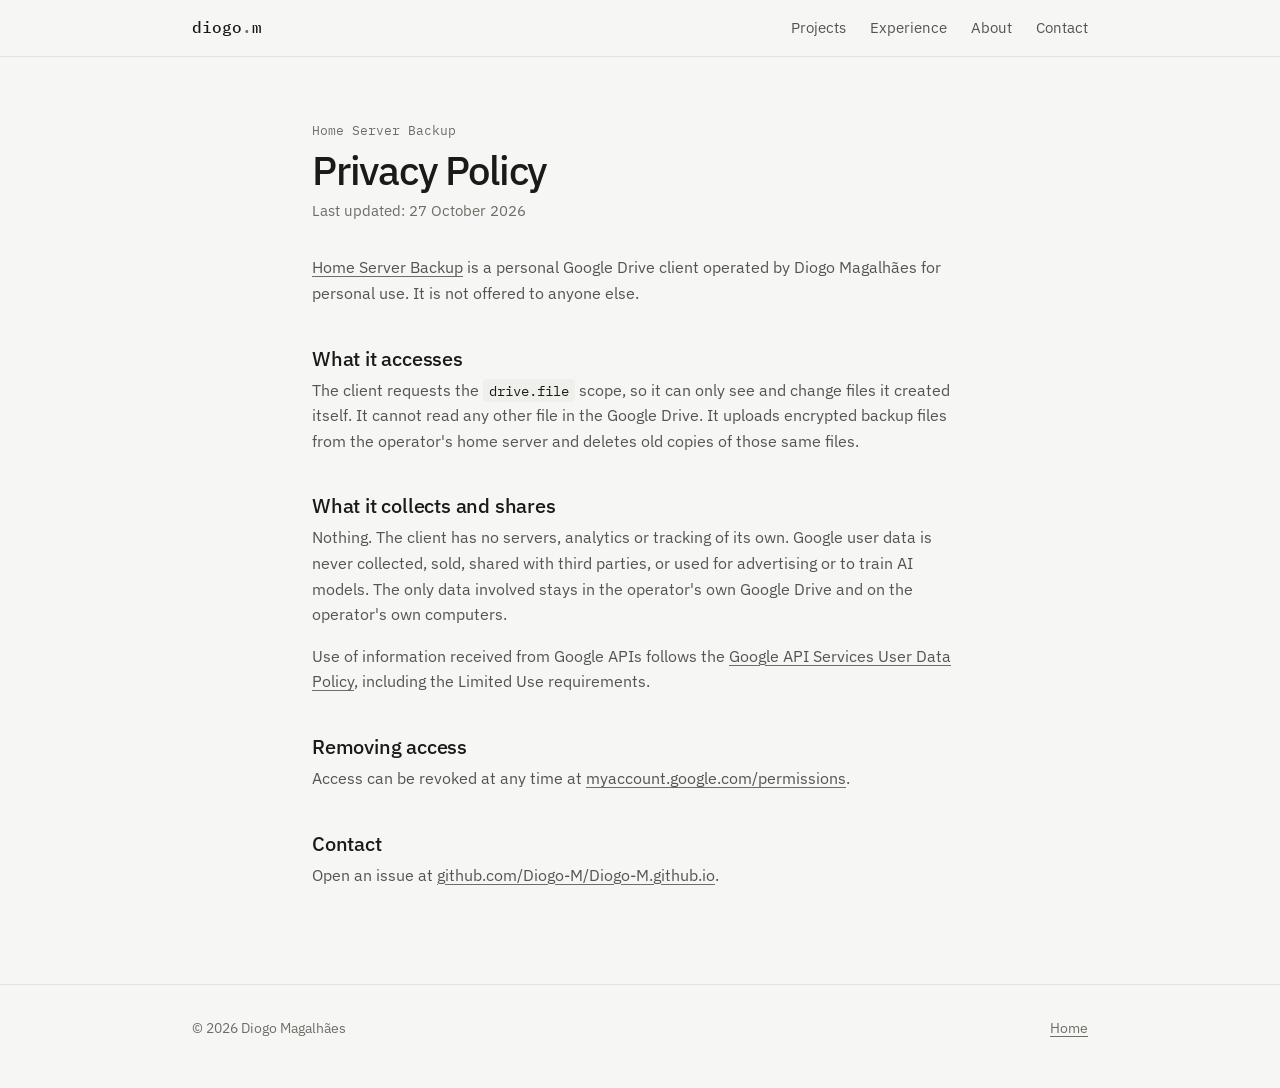
<file: privacy.html>
<!doctype html>
<html lang="en">
<head>
  <meta charset="utf-8">
  <meta name="viewport" content="width=device-width, initial-scale=1, viewport-fit=cover">
  <title>Privacy Policy · Home Server Backup</title>
  <link rel="icon" href="assets/favicon.svg" type="image/svg+xml">
  <link rel="preconnect" href="https://fonts.googleapis.com">
  <link rel="preconnect" href="https://fonts.gstatic.com" crossorigin>
  <link rel="stylesheet" href="https://fonts.googleapis.com/css2?family=IBM+Plex+Mono:wght@400;500&family=IBM+Plex+Sans:wght@400;500&display=swap">
  <link rel="stylesheet" href="styles.css">
</head>
<body>
  <header class="site-header">
    <div class="wrap">
      <a class="brand" href="./">diogo<span>.</span>m</a>
      <nav class="nav" aria-label="Sections">
        <a href="./#projects">Projects</a>
        <a href="./#experience">Experience</a>
        <a href="./#about">About</a>
        <a href="./#contact">Contact</a>
      </nav>
    </div>
  </header>

  <main class="wrap doc">
    <p class="kicker">Home Server Backup</p>
    <h1>Privacy Policy</h1>
    <p class="updated">Last updated: 27 October 2026</p>

    <p>
      <a href="./#home-server-backup">Home Server Backup</a> is a personal Google Drive client
      operated by Diogo Magalhães for personal use. It is not offered to anyone else.
    </p>

    <h2>What it accesses</h2>
    <p>
      The client requests the <code>drive.file</code> scope, so it can only see and
      change files it created itself. It cannot read any other file in the Google Drive.
      It uploads encrypted backup files from the operator's home server and deletes
      old copies of those same files.
    </p>

    <h2>What it collects and shares</h2>
    <p>
      Nothing. The client has no servers, analytics or tracking of its own. Google
      user data is never collected, sold, shared with third parties, or used for
      advertising or to train AI models. The only data involved stays in the
      operator's own Google Drive and on the operator's own computers.
    </p>
    <p>
      Use of information received from Google APIs follows the
      <a href="https://developers.google.com/terms/api-services-user-data-policy">Google API Services User Data Policy</a>,
      including the Limited Use requirements.
    </p>

    <h2>Removing access</h2>
    <p>
      Access can be revoked at any time at
      <a href="https://myaccount.google.com/permissions">myaccount.google.com/permissions</a>.
    </p>

    <h2>Contact</h2>
    <p>
      Open an issue at
      <a href="https://github.com/Diogo-M/Diogo-M.github.io/issues">github.com/Diogo-M/Diogo-M.github.io</a>.
    </p>
  </main>

  <footer class="site-footer">
    <div class="wrap">
      <span>© 2026 Diogo Magalhães</span>
      <a href="./">Home</a>
    </div>
  </footer>
</body>
</html>
</file>
<file: styles.css>
/* Workbench: one left-aligned column, a quiet steel ramp, garage-paint yellow only where something is live or filled in.
   Signature: mono key + value log lines (nightly run, the phone form, tools). */
:root {
  --bg: #f6f6f4;
  --surface: #ffffff;
  --raised: #efefeb;
  --text: #1a1a18;
  --text-2: #55554f;
  --muted: #6e6e67;
  --line: rgb(26 26 24 / 0.09);
  --paint: #f2b531;
  --paint-ink: #85560a;
  --on-paint: #1a1a18;
  --on-text: #ffffff;
  --shadow: 0 1px 2px rgb(0 0 0 / 0.04), 0 8px 24px rgb(0 0 0 / 0.05);
  --sans: "IBM Plex Sans", system-ui, -apple-system, "Segoe UI", sans-serif;
  --mono: "IBM Plex Mono", ui-monospace, Consolas, monospace;
  --ease: cubic-bezier(0.22, 1, 0.36, 1);
}

@media (prefers-color-scheme: dark) {
  :root:not([data-theme="light"]) {
    --bg: #141413;
    --surface: #1b1b19;
    --raised: #252522;
    --text: #ededea;
    --text-2: #a8a8a1;
    --muted: #8c8c85;
    --line: rgb(237 237 234 / 0.08);
    --paint: #f2b531;
    --paint-ink: #f2b531;
    --on-paint: #1a1a18;
    --on-text: #141413;
    --shadow: none;
    color-scheme: dark;
  }
}

:root[data-theme="dark"] {
  --bg: #141413;
  --surface: #1b1b19;
  --raised: #252522;
  --text: #ededea;
  --text-2: #a8a8a1;
  --muted: #8c8c85;
  --line: rgb(237 237 234 / 0.08);
  --paint: #f2b531;
  --paint-ink: #f2b531;
  --on-paint: #1a1a18;
  --on-text: #141413;
  --shadow: none;
  color-scheme: dark;
}

* {
  box-sizing: border-box;
}

html {
  scroll-behavior: smooth;
}

@media (prefers-reduced-motion: reduce) {
  html {
    scroll-behavior: auto;
  }
}

body {
  margin: 0;
  background: var(--bg);
  color: var(--text);
  font: 16px/1.6 var(--sans);
  -webkit-font-smoothing: antialiased;
}

body::before {
  content: "";
  position: fixed;
  inset: 0 0 auto;
  height: env(safe-area-inset-top, 0px);
  z-index: 10;
  background: var(--bg);
}

a {
  color: inherit;
  text-decoration: underline;
  text-decoration-color: var(--muted);
  text-decoration-thickness: 1px;
  text-underline-offset: 3px;
  transition: text-decoration-color 150ms var(--ease), color 150ms var(--ease);
}

a:hover {
  text-decoration-color: var(--paint);
}

a:focus-visible,
button:focus-visible {
  outline: 2px solid var(--paint);
  outline-offset: 2px;
  border-radius: 4px;
}

h1,
h2,
h3 {
  font-weight: 500;
  text-wrap: balance;
}

.wrap {
  max-width: 960px;
  margin: 0 auto;
  padding-left: max(32px, env(safe-area-inset-left, 0px));
  padding-right: max(32px, env(safe-area-inset-right, 0px));
}

.icon {
  width: 16px;
  height: 16px;
  flex: none;
  fill: none;
  stroke: currentColor;
  stroke-width: 1.5;
  stroke-linecap: round;
  stroke-linejoin: round;
}

/* Header */

.site-header {
  position: sticky;
  top: env(safe-area-inset-top, 0px);
  z-index: 10;
  background: var(--bg);
  border-bottom: 1px solid var(--line);
}

.site-header .wrap {
  display: flex;
  align-items: center;
  justify-content: space-between;
  height: 56px;
}

.brand {
  font-family: var(--mono);
  font-weight: 500;
  font-size: 16px;
  text-decoration: none;
}

.brand span {
  color: var(--muted);
}

.nav {
  display: flex;
  align-items: center;
  gap: 24px;
  font-size: 15px;
}

.nav a {
  color: var(--text-2);
  text-decoration: none;
}

.nav a:hover {
  color: var(--text);
}

.nav-gh {
  display: inline-flex;
}

.nav-gh .icon {
  width: 18px;
  height: 18px;
}

/* Hero */

.hero {
  padding-block: 96px 64px;
}

.hero-id {
  display: flex;
  align-items: center;
  gap: 16px;
  margin-bottom: 32px;
}

.avatar {
  width: 56px;
  height: 56px;
  border-radius: 50%;
  outline: 1px solid var(--line);
}

.meta {
  display: flex;
  flex-direction: column;
  gap: 0;
  font-size: 14px;
  color: var(--text-2);
}

.meta span {
  display: inline-flex;
  align-items: center;
  gap: 8px;
}

.meta .icon {
  color: var(--muted);
}

h1 {
  font-size: clamp(40px, 7vw, 64px);
  line-height: 1.04;
  letter-spacing: -0.03em;
  margin: 0 0 20px;
}

.lead {
  font-size: 20px;
  line-height: 1.5;
  color: var(--text-2);
  max-width: 34rem;
  margin: 0 0 32px;
}

.actions {
  display: flex;
  flex-wrap: wrap;
  align-items: center;
  gap: 12px;
}

.btn {
  display: inline-flex;
  align-items: center;
  gap: 8px;
  height: 44px;
  padding-inline: 20px;
  border-radius: 10px;
  font-weight: 500;
  font-size: 15px;
  text-decoration: none;
  transition: background-color 150ms var(--ease), transform 120ms var(--ease);
}

.btn.primary {
  background: var(--text);
  color: var(--on-text);
}

.btn.primary:hover {
  background: var(--text-2);
}

.btn:active,
.copy:active {
  transform: scale(0.98);
}

.email {
  display: inline-flex;
  align-items: center;
  gap: 8px;
  height: 44px;
  padding-inline: 16px 4px;
  border: 1px solid var(--line);
  border-radius: 10px;
  background: var(--surface);
  font-size: 15px;
  min-width: 0;
  max-width: 100%;
}

.email > .icon {
  color: var(--muted);
}

.email-text {
  font-family: var(--mono);
  font-size: 14px;
  user-select: all;
  overflow: hidden;
  text-overflow: ellipsis;
  white-space: nowrap;
  min-width: 0;
}

.copy {
  display: inline-flex;
  align-items: center;
  gap: 4px;
  height: 36px;
  padding-inline: 12px;
  border: 0;
  border-radius: 6px;
  background: var(--raised);
  color: var(--text-2);
  font: inherit;
  font-size: 13px;
  cursor: pointer;
  flex: none;
  transition: background-color 150ms var(--ease), color 150ms var(--ease);
}

.copy:hover {
  color: var(--text);
}

/* Sections */

section {
  padding-block: 64px;
  border-top: 1px solid var(--line);
}

h2 {
  font-size: 28px;
  line-height: 1.15;
  letter-spacing: -0.01em;
  margin: 0 0 32px;
}

/* Projects */

.projects {
  display: grid;
  grid-template-columns: repeat(2, minmax(0, 1fr));
  gap: 16px;
}

.project {
  display: flex;
  flex-direction: column;
  gap: 16px;
  padding: 24px;
  background: var(--surface);
  border: 1px solid var(--line);
  border-radius: 16px;
  min-width: 0;
}

.project.featured {
  grid-column: 1 / -1;
  display: grid;
  grid-template-columns: minmax(0, 1fr) 272px;
  gap: 48px;
  align-items: center;
  padding: 32px;
}

.project-text {
  display: flex;
  flex-direction: column;
  gap: 16px;
  min-width: 0;
}

.card-head {
  display: flex;
  align-items: center;
  gap: 12px;
}

.card-head img {
  width: 40px;
  height: 40px;
  border-radius: 8px;
}

.featured .card-head img {
  width: 56px;
  height: 56px;
  border-radius: 12px;
}

.project h3 {
  font-size: 20px;
  line-height: 1.3;
  margin: 0;
}

.kind {
  display: flex;
  flex-wrap: wrap;
  align-items: center;
  column-gap: 4px;
  font-size: 13px;
  color: var(--muted);
}

.status {
  display: inline-flex;
  align-items: center;
  gap: 8px;
  color: var(--text-2);
}

.dot {
  width: 8px;
  height: 8px;
  border-radius: 50%;
  background: var(--paint);
}

.project p {
  margin: 0;
  color: var(--text-2);
}

.points {
  margin: 0;
  padding-left: 20px;
  display: flex;
  flex-direction: column;
  gap: 8px;
  font-size: 15px;
}

.points li::marker {
  color: var(--muted);
}

.project .stack {
  margin-top: auto;
  padding-top: 4px;
  font-family: var(--mono);
  font-size: 13px;
  color: var(--muted);
}

.project .small {
  font-size: 14px;
}

.more {
  font-weight: 500;
  font-size: 15px;
}

/* Phone: the Duck Garage moment */

.phone {
  margin: 0;
  justify-self: center;
  width: 100%;
  max-width: 272px;
}

.phone-screen {
  display: flex;
  flex-direction: column;
  gap: 12px;
  padding: 16px;
  border: 8px solid #1a1a18;
  border-radius: 32px;
  background: var(--bg);
  box-shadow: var(--shadow);
}

.say {
  display: flex;
  align-items: flex-start;
  gap: 8px;
  padding: 12px;
  border-radius: 8px;
  background: var(--raised);
  font-size: 14px;
  line-height: 1.45;
}

.say .icon {
  margin-top: 2px;
  color: var(--paint-ink);
}

.form-title {
  font-weight: 500;
  font-size: 15px;
  padding-top: 4px;
}

.form {
  margin: 0;
  border: 1px solid var(--line);
  border-radius: 8px;
  background: var(--surface);
}

.form div {
  display: flex;
  justify-content: space-between;
  gap: 12px;
  height: 36px;
  align-items: center;
  padding-inline: 12px;
  border-bottom: 1px solid var(--line);
  font-size: 14px;
}

.form div:last-child {
  border-bottom: 0;
}

.form dt {
  font-family: var(--mono);
  font-size: 12px;
  color: var(--muted);
}

.form dd {
  margin: 0;
  font-family: var(--mono);
  font-variant-numeric: tabular-nums;
}

.save {
  display: flex;
  align-items: center;
  justify-content: center;
  height: 40px;
  border-radius: 8px;
  background: var(--paint);
  color: var(--on-paint);
  font-weight: 500;
  font-size: 14px;
}

.phone figcaption {
  margin-top: 12px;
  text-align: center;
  font-size: 13px;
  color: var(--muted);
}

/* Nightly run: the home server moment */

.run {
  list-style: none;
  margin: 0;
  padding: 12px 16px;
  border-radius: 8px;
  background: var(--raised);
  font-size: 14px;
  display: flex;
  flex-direction: column;
  gap: 4px;
}

.run li {
  display: grid;
  grid-template-columns: 72px minmax(0, 1fr);
  gap: 8px;
}

.run span {
  font-family: var(--mono);
  font-size: 13px;
  line-height: 22px;
  color: var(--text);
}

.run li::before {
  content: none;
}

/* Experience: dates in a mono column, like the run log */

.jobs {
  list-style: none;
  margin: 0;
  padding: 0;
  display: flex;
  flex-direction: column;
}

.job {
  display: grid;
  grid-template-columns: 160px minmax(0, 1fr);
  gap: 24px;
  padding-block: 24px;
  border-top: 1px solid var(--line);
}

.job:first-child {
  border-top: 0;
  padding-top: 0;
}

.when {
  font-family: var(--mono);
  font-size: 13px;
  line-height: 26px;
  color: var(--muted);
  font-variant-numeric: tabular-nums;
}

.job-body {
  display: flex;
  flex-direction: column;
  gap: 12px;
  min-width: 0;
}

.job h3 {
  font-size: 17px;
  line-height: 26px;
  margin: 0;
}

.org {
  font-weight: 400;
  color: var(--text-2);
  margin-left: 4px;
}

.job p {
  margin: 0;
  color: var(--text-2);
}

.job .stack {
  font-family: var(--mono);
  font-size: 13px;
  color: var(--muted);
}

h3.sub {
  font-size: 17px;
  margin: 40px 0 8px;
}

.jobs.compact .job {
  padding-block: 12px;
}

.jobs.compact .job:first-child {
  border-top: 1px solid var(--line);
  padding-top: 12px;
}

.jobs.compact .when {
  line-height: 24px;
}

.jobs.compact p {
  font-size: 15px;
}

.role {
  color: var(--text);
  font-weight: 500;
  margin-right: 8px;
}

/* About */

.about {
  display: grid;
  grid-template-columns: minmax(0, 1.3fr) minmax(0, 1fr);
  gap: 48px;
}

.about-text p {
  margin: 0 0 16px;
  max-width: 36em;
}

.about-text p:last-child {
  margin-bottom: 0;
}

.tools {
  margin: 0;
  display: flex;
  flex-direction: column;
  gap: 16px;
}

.tools dt {
  font-family: var(--mono);
  font-size: 12px;
  color: var(--muted);
}

.tools dd {
  margin: 0;
  font-size: 15px;
}

/* Contact */

.contact p {
  color: var(--text-2);
  max-width: 34rem;
  margin: -16px 0 32px;
}

/* Footer */

.site-footer {
  border-top: 1px solid var(--line);
  padding-block: 32px 48px;
  font-size: 14px;
  color: var(--muted);
}

.site-footer .wrap {
  display: flex;
  flex-wrap: wrap;
  justify-content: space-between;
  gap: 8px;
}

.footer-links {
  display: flex;
  gap: 16px;
}

/* Small screens */

@media (max-width: 760px) {
  .wrap {
    padding-left: max(16px, env(safe-area-inset-left, 0px));
    padding-right: max(16px, env(safe-area-inset-right, 0px));
  }

  .nav {
    gap: 16px;
  }

  .hero {
    padding-block: 48px 48px;
  }

  .lead {
    font-size: 18px;
  }

  section {
    padding-block: 48px;
  }

  .projects,
  .about {
    grid-template-columns: minmax(0, 1fr);
  }

  .project.featured {
    grid-template-columns: minmax(0, 1fr);
    gap: 32px;
    padding: 24px;
  }

  .about {
    gap: 32px;
  }

  .job {
    grid-template-columns: minmax(0, 1fr);
    gap: 4px;
  }
}

@media (max-width: 480px) {
  .nav a[href="#about"],
  .nav a[href="#contact"] {
    display: none;
  }
}

/* Privacy policy page */

.doc {
  max-width: 720px;
  padding-block: 64px 80px;
}

.doc .kicker {
  font-family: var(--mono);
  font-size: 13px;
  color: var(--muted);
  margin: 0 0 8px;
}

.doc h1 {
  font-size: clamp(32px, 6vw, 40px);
  margin-bottom: 8px;
}

.doc h2 {
  font-size: 20px;
  margin: 40px 0 8px;
}

.doc p {
  margin: 0 0 16px;
  color: var(--text-2);
}

.doc .updated {
  color: var(--muted);
  font-size: 15px;
  margin-bottom: 32px;
}

code {
  font-family: var(--mono);
  font-size: 0.9em;
  padding: 2px 6px;
  border-radius: 4px;
  background: var(--raised);
  color: var(--text);
}
</file>
